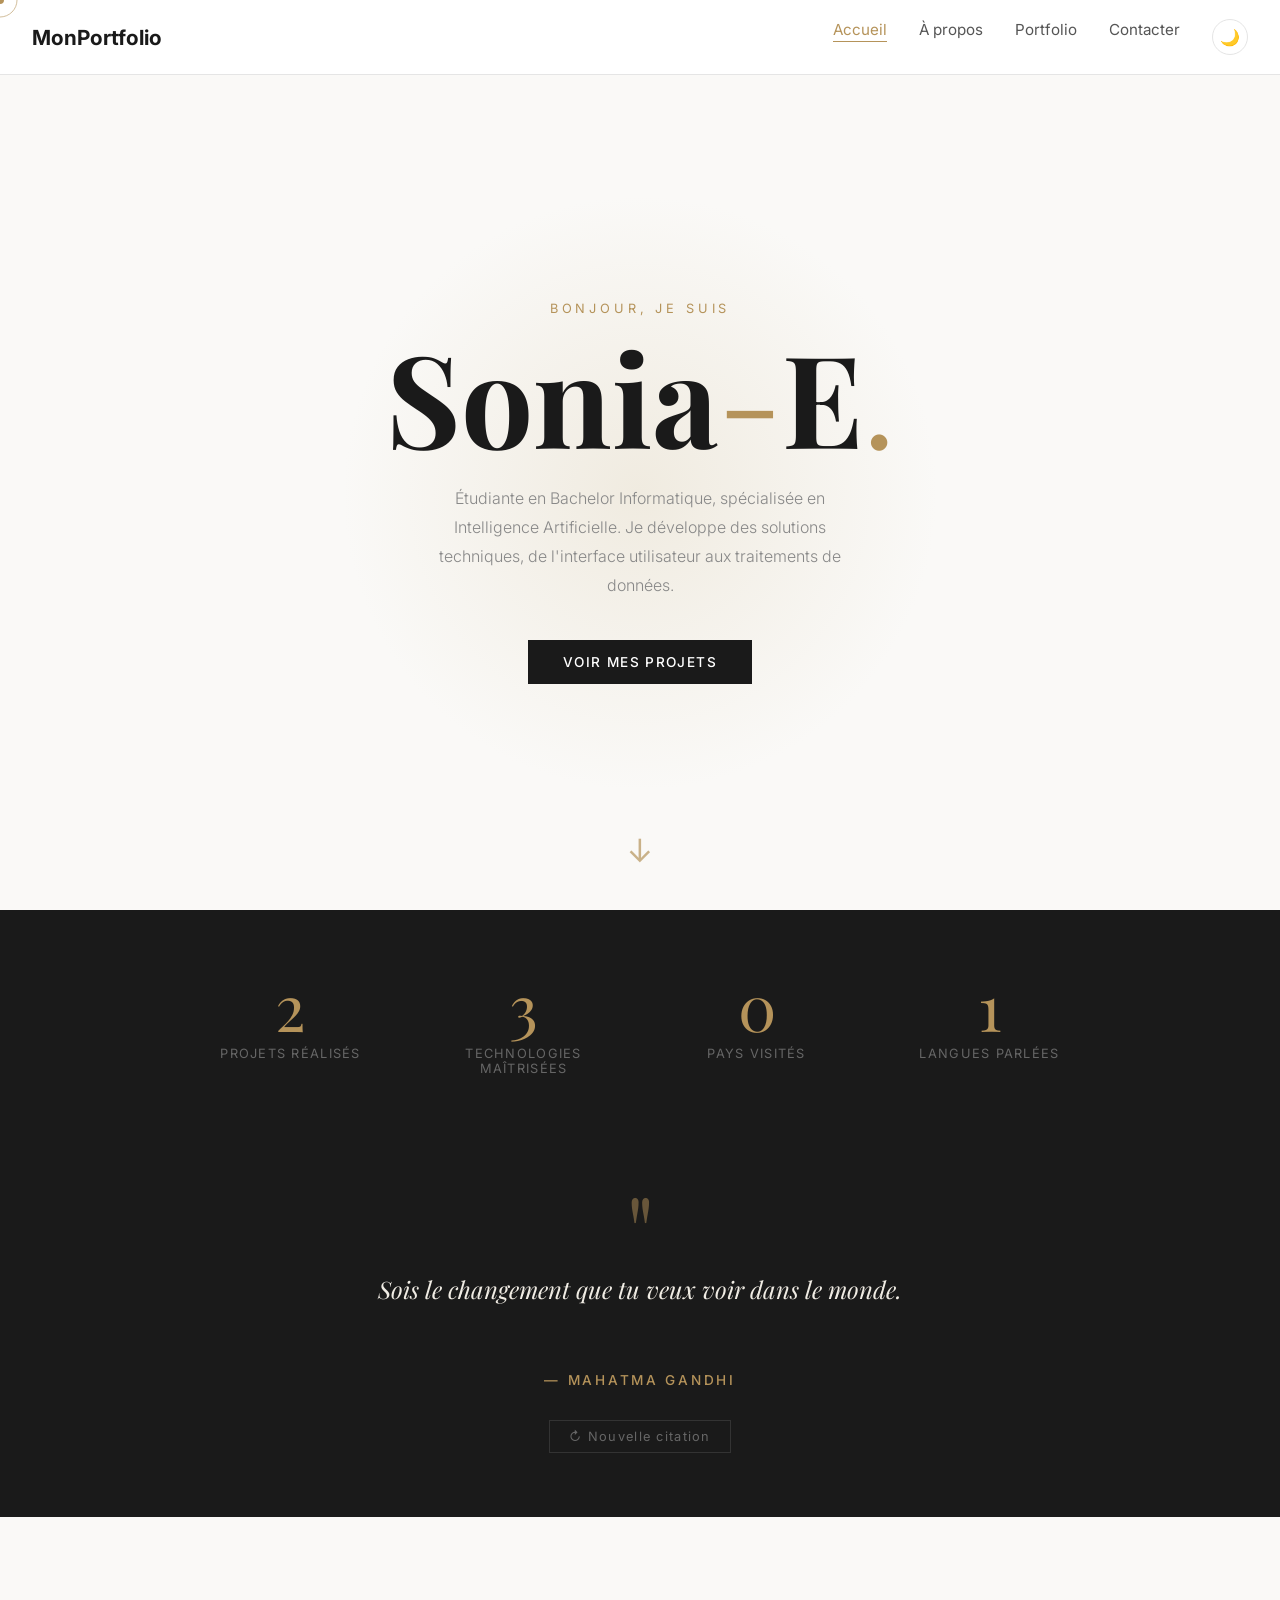
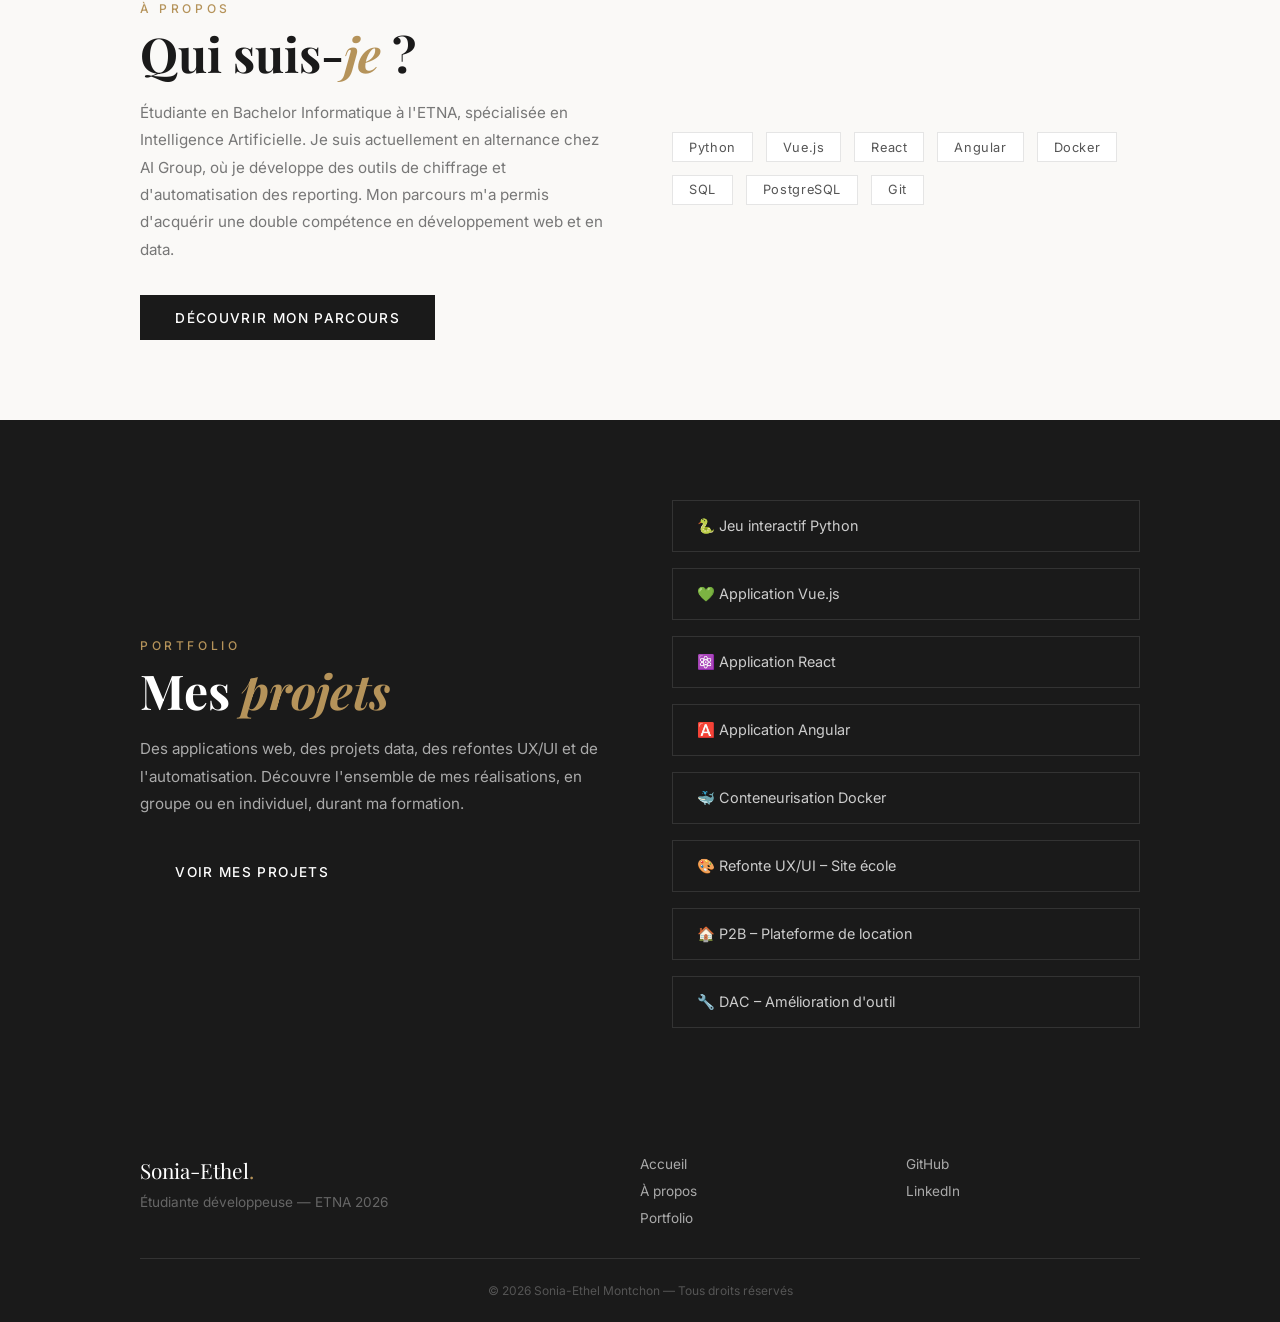
<file: index.html>
<!DOCTYPE html>
<html lang="fr">
<head>
  <meta charset="UTF-8">
  <meta name="viewport" content="width=device-width, initial-scale=1.0">
  <title>Mon Portfolio</title>
  <link rel="icon" type="image/png" href="assets/favicon.png">
  <link rel="stylesheet" href="css/style.css">
  <link rel="preconnect" href="https://fonts.googleapis.com">
  <link href="https://fonts.googleapis.com/css2?family=Playfair+Display:ital,wght@0,700;1,400&family=Inter:wght@300;400;500&display=swap" rel="stylesheet">
</head>
<body>
  <!-- CURSEUR PERSONNALISÉ -->
<div class="cursor-dot" id="cursorDot"></div>
<div class="cursor-outline" id="cursorOutline"></div>
    <header>
  <nav>
    <div class="nav-logo">
      <a href="index.html">MonPortfolio</a>
    </div>
    <ul class="nav-links">
      <li><a href="index.html" class="active">Accueil</a></li>
      <li><a href="about.html">À propos</a></li>
      <li><a href="portfolio.html">Portfolio</a></li>
        <li><a href="portfolio.html#contact" class="nav-contact">Contacter</a></li>
      <button id="theme-toggle" class="theme-btn">🌙</button>
    </ul>
    <button class="burger-btn" id="burgerBtn">
      <span></span>
      <span></span>
      <span></span>
    </button>
  </nav>
</header>
<!-- MENU MOBILE -->
<div class="mobile-menu" id="mobileMenu">
  <a href="index.html" class="active">Accueil</a>
  <a href="about.html">À propos</a>
  <a href="portfolio.html">Portfolio</a>
</div>
<main>
  <section class="hero">
    <div class="hero-content">
      <p class="hero-subtitle">Bonjour, je suis</p>
        <h1 class="hero-title"><span id="morphText">Sonia-Ethel</span><em>.</em></h1>
      <p class="hero-description">
        Étudiante en Bachelor Informatique, spécialisée en Intelligence Artificielle. Je développe des solutions techniques, de l'interface utilisateur aux traitements de données.
      </p>
      <a href="portfolio.html" class="btn">Voir mes projets</a>
    </div>
  </section>
  <div class="scroll-indicator">
  <span class="scroll-arrow">↓</span>
</div>
<!-- COMPTEURS -->
<section class="counters">
  <div class="counters-grid">
    <div class="counter-item">
      <span class="counter-number" data-target="9">0</span>
      <span class="counter-label">Projets réalisés</span>
    </div>
    <div class="counter-item">
      <span class="counter-number" data-target="12">0</span>
      <span class="counter-label">Technologies maîtrisées</span>
    </div>
    <div class="counter-item">
      <span class="counter-number" data-target="3">0</span>
      <span class="counter-label">Pays visités</span>
    </div>
    <div class="counter-item">
      <span class="counter-number" data-target="4">0</span>
      <span class="counter-label">Langues parlées</span>
    </div>
  </div>
</section>

  <!-- CITATION -->
<section class="quote-section reveal">
  <div class="quote-container">
    <div class="quote-mark">"</div>
    <p class="quote-text" id="quoteText">Chargement...</p>
    <p class="quote-author" id="quoteAuthor"></p>
    <button class="quote-refresh" id="quoteRefresh">↻ Nouvelle citation</button>
  </div>
</section>

<!-- APERÇU À PROPOS -->
<section class="preview-section reveal">
  <div class="preview-card reveal">
    <div class="preview-text">
      <span class="section-label">À propos</span>
      <h2 class="preview-title">Qui suis-<em>je</em> ?</h2>
      <p class="preview-desc">
        Étudiante en Bachelor Informatique à l'ETNA, spécialisée en Intelligence Artificielle. 
        Je suis actuellement en alternance chez AI Group, où je développe des outils de chiffrage 
        et d'automatisation des reporting. Mon parcours m'a permis d'acquérir une double compétence 
        en développement web et en data.
      </p>
      <a href="about.html" class="btn">Découvrir mon parcours</a>
    </div>
    <div class="preview-badges">
      <span class="badge">Python</span>
      <span class="badge">Vue.js</span>
      <span class="badge">React</span>
      <span class="badge">Angular</span>
      <span class="badge">Docker</span>
      <span class="badge">SQL</span>
      <span class="badge">PostgreSQL</span>
      <span class="badge">Git</span>
    </div>
  </div>
</section>

<!-- APERÇU PORTFOLIO -->
<section class="preview-section preview-section--dark">
  <div class="preview-card">
    <div class="preview-text">
      <span class="section-label">Portfolio</span>
      <h2 class="preview-title">Mes <em>projets</em></h2>
      <p class="preview-desc">
        Des applications web, des projets data, des refontes UX/UI et de l'automatisation. 
        Découvre l'ensemble de mes réalisations, en groupe ou en individuel, durant ma formation.
      </p>
      <a href="portfolio.html" class="btn">Voir mes projets</a>
    </div>
    <div class="preview-projects">
      <div class="preview-project-item">🐍 Jeu interactif Python</div>
      <div class="preview-project-item">💚 Application Vue.js</div>
      <div class="preview-project-item">⚛️ Application React</div>
      <div class="preview-project-item">🅰️ Application Angular</div>
      <div class="preview-project-item">🐳 Conteneurisation Docker</div>
      <div class="preview-project-item">🎨 Refonte UX/UI – Site école</div>
      <div class="preview-project-item">🏠 P2B – Plateforme de location</div>
      <div class="preview-project-item">🔧 DAC – Amélioration d'outil</div>
    </div>
  </div>
</section>
</main>
<footer class="footer">
  <div class="footer-content">
    <div class="footer-left">
      <span class="footer-logo">Sonia-Ethel<span class="footer-dot">.</span></span>
      <p class="footer-tagline">Étudiante développeuse — ETNA 2026</p>
    </div>
    <div class="footer-links">
      <a href="index.html">Accueil</a>
      <a href="about.html">À propos</a>
      <a href="portfolio.html">Portfolio</a>
    </div>
    <div class="footer-socials">
      <a href="https://github.com/Sonia-Ethel" target="_blank">GitHub</a>
      <a href="https://www.linkedin.com/in/sonia-ethelmontchon" target="_blank">LinkedIn</a>
    </div>
  </div>
  <div class="footer-bottom">
    <p>© 2026 Sonia-Ethel Montchon — Tous droits réservés</p>
  </div>
</footer>
  <button class="scroll-top" id="scrollTop" title="Retour en haut">↑</button>

  <script src="js/main.js"></script>
</body>
</html>
</file>
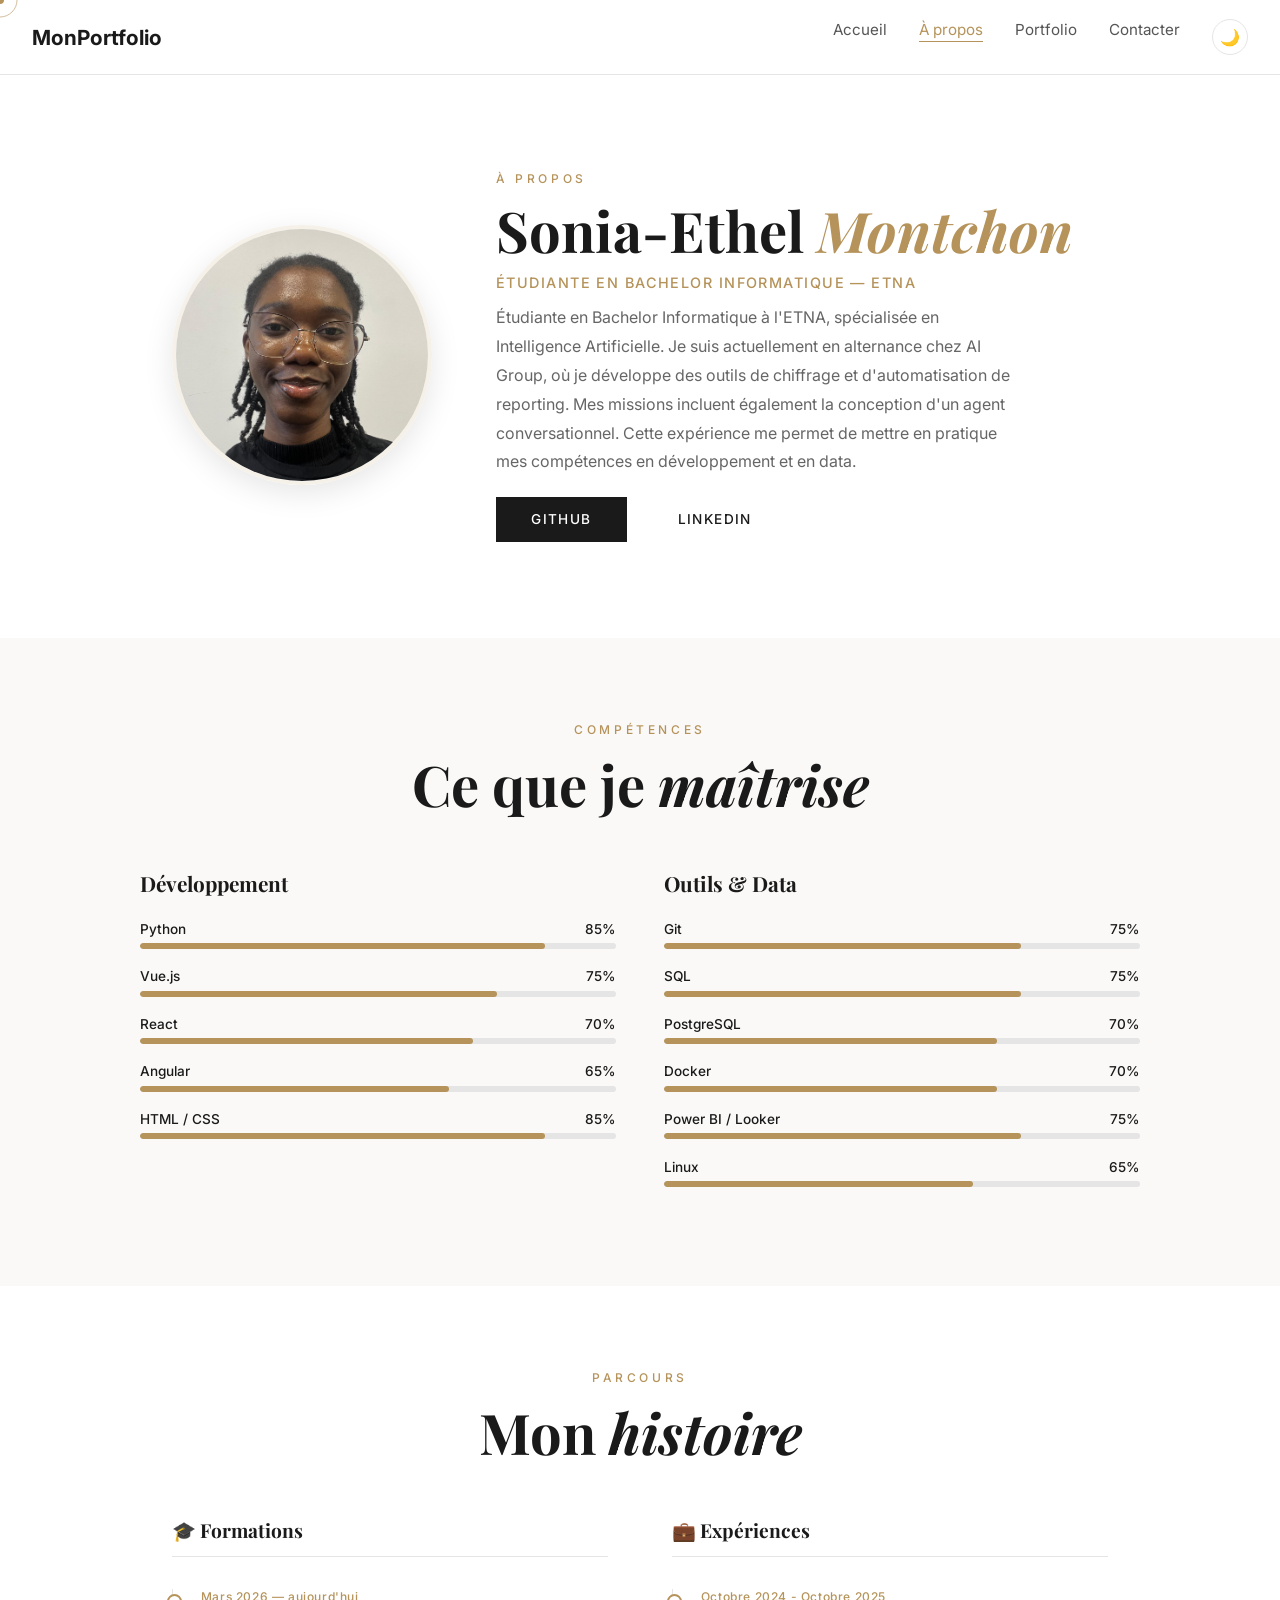
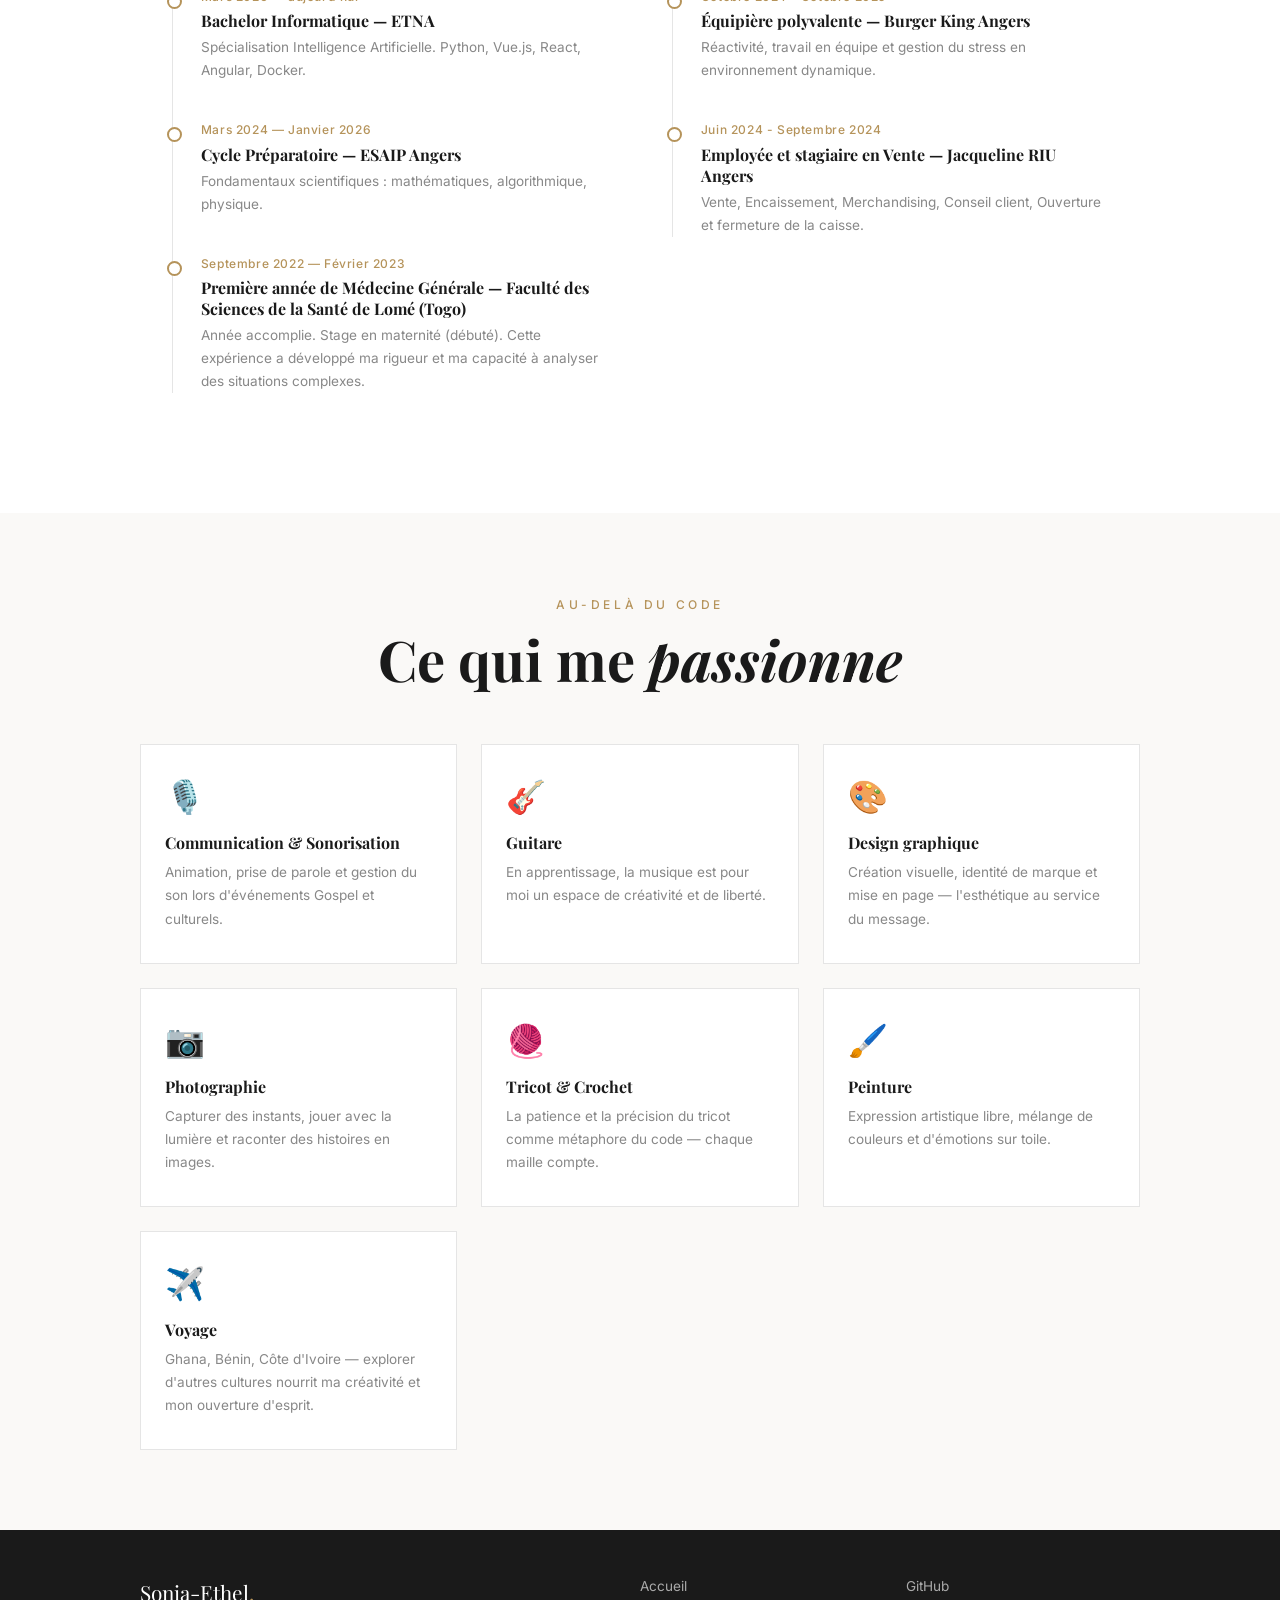
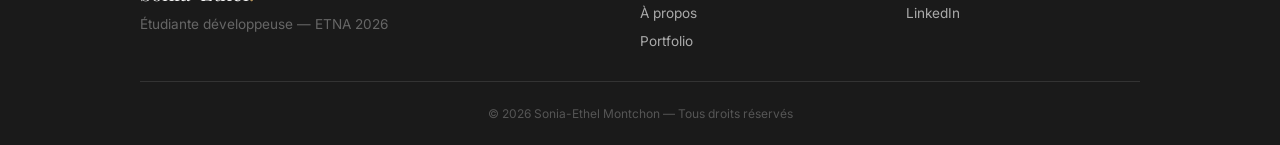
<file: about.html>
<!DOCTYPE html>
<html lang="fr">
<head>
  <meta charset="UTF-8">
  <meta name="viewport" content="width=device-width, initial-scale=1.0">
  <title>About Sonia-Ethel</title>
  <link rel="icon" type="image/png" href="assets/favicon.png">
  <link rel="stylesheet" href="css/style.css">
  <link rel="preconnect" href="https://fonts.googleapis.com">
  <link href="https://fonts.googleapis.com/css2?family=Playfair+Display:ital,wght@0,700;1,400&family=Inter:wght@300;400;500&display=swap" rel="stylesheet">
</head>
<body>
  <div class="cursor-dot" id="cursorDot"></div>
<div class="cursor-outline" id="cursorOutline"></div>
    <header>
  <nav>
    <div class="nav-logo">
      <a href="index.html">MonPortfolio</a>
    </div>
    <ul class="nav-links">
        <li><a href="index.html">Accueil</a></li>
        <li><a href="about.html" class="active">À propos</a></li>
        <li><a href="portfolio.html">Portfolio</a></li>
        <li><a href="portfolio.html#contact" class="nav-contact">Contacter</a></li>
        <button id="theme-toggle" class="theme-btn">🌙</button>
    </ul>
    <button class="burger-btn" id="burgerBtn">
      <span></span>
      <span></span>
      <span></span>
    </button>
  </nav>
</header>
<!-- MENU MOBILE -->
<div class="mobile-menu" id="mobileMenu">
  <a href="index.html">Accueil</a>
  <a href="about.html" class="active">À propos</a>
  <a href="portfolio.html">Portfolio</a>
</div>
<main>

  <!-- BIO -->
  <section class="about-hero">
    <div class="about-img reveal-right">
      <img src="assets/photo.jpg" alt="Sonia-Ethel Montchon" />
    </div>
    <div class="about-text reveal-left">
      <span class="section-label">À propos</span>
      <h1 class="about-title">Sonia-Ethel <em>Montchon</em></h1>
      <p class="about-role">Étudiante en Bachelor Informatique — ETNA</p>
      <p class="about-bio">
        Étudiante en Bachelor Informatique à l'ETNA, spécialisée en Intelligence Artificielle. 
        Je suis actuellement en alternance chez AI Group, où je développe des outils de chiffrage et d'automatisation de reporting. 
        Mes missions incluent également la conception d'un agent conversationnel. 
        Cette expérience me permet de mettre en pratique mes compétences en développement et en data.
      </p>
      <div class="about-links">
        <a href="https://github.com/Sonia-Ethel" target="_blank" class="btn">GitHub</a>
        <a href="https://www.linkedin.com/in/sonia-ethelmontchon" target="_blank" class="btn-outline">LinkedIn</a>
      </div>
  </section>

<!-- COMPÉTENCES -->
<section class="skills">
  <div class="section-header">
    <span class="section-label">Compétences</span>
    <h2 class="section-title">Ce que je <em>maîtrise</em></h2>
  </div>

  <div class="skills-grid">

    <div class="skills-group reveal reveal-delay-1">
      <h3 class="skills-group-title">Développement</h3>

      <div class="skill-item">
        <div class="skill-info">
          <span>Python</span>
          <span>85%</span>
        </div>
        <div class="progress-bar">
          <div class="progress-fill" data-width="85"></div>
        </div>
      </div>

      <div class="skill-item">
        <div class="skill-info">
          <span>Vue.js</span>
          <span>75%</span>
        </div>
        <div class="progress-bar">
          <div class="progress-fill" data-width="75"></div>
        </div>
      </div>

      <div class="skill-item">
        <div class="skill-info">
          <span>React</span>
          <span>70%</span>
        </div>
        <div class="progress-bar">
          <div class="progress-fill" data-width="70"></div>
        </div>
      </div>

      <div class="skill-item">
        <div class="skill-info">
          <span>Angular</span>
          <span>65%</span>
        </div>
        <div class="progress-bar">
          <div class="progress-fill" data-width="65"></div>
        </div>
      </div>

      <div class="skill-item">
        <div class="skill-info">
          <span>HTML / CSS</span>
          <span>85%</span>
        </div>
        <div class="progress-bar">
          <div class="progress-fill" data-width="85"></div>
        </div>
      </div>

    </div>

    <div class="skills-group">
      <h3 class="skills-group-title">Outils & Data</h3>

      <div class="skill-item">
        <div class="skill-info">
          <span>Git</span>
          <span>75%</span>
        </div>
        <div class="progress-bar">
          <div class="progress-fill" data-width="75"></div>
        </div>
      </div>

      <div class="skill-item">
        <div class="skill-info">
          <span>SQL</span>
          <span>75%</span>
        </div>
        <div class="progress-bar">
          <div class="progress-fill" data-width="75"></div>
        </div>
      </div>

      <div class="skill-item">
        <div class="skill-info">
          <span>PostgreSQL</span>
          <span>70%</span>
        </div>
        <div class="progress-bar">
          <div class="progress-fill" data-width="70"></div>
        </div>
      </div>

      <div class="skill-item">
        <div class="skill-info">
          <span>Docker</span>
          <span>70%</span>
        </div>
        <div class="progress-bar">
          <div class="progress-fill" data-width="70"></div>
        </div>
      </div>

      <div class="skill-item">
        <div class="skill-info">
          <span>Power BI / Looker</span>
          <span>75%</span>
        </div>
        <div class="progress-bar">
          <div class="progress-fill" data-width="75"></div>
        </div>
      </div>

      <div class="skill-item">
        <div class="skill-info">
          <span>Linux</span>
          <span>65%</span>
        </div>
        <div class="progress-bar">
          <div class="progress-fill" data-width="65"></div>
        </div>
      </div>

    </div>
  </div>
</section>
<!-- TIMELINE -->
<section class="timeline-section">
  <div class="section-header">
    <span class="section-label">Parcours</span>
    <h2 class="section-title">Mon <em>histoire</em></h2>
  </div>

  <div class="timelines-wrapper">

    <!-- FORMATION -->
    <div class="timeline-col reveal reveal-delay-2">
      <h3 class="timeline-col-title">🎓 Formations</h3>
      <div class="timeline">

        <div class="timeline-item">
          <div class="timeline-date">Mars 2026 — aujourd'hui</div>
          <div class="timeline-content">
            <h4>Bachelor Informatique — ETNA</h4>
            <p>Spécialisation Intelligence Artificielle. Python, Vue.js, React, Angular, Docker.</p>
          </div>
        </div>

        <div class="timeline-item">
          <div class="timeline-date">Mars 2024 — Janvier 2026</div>
          <div class="timeline-content">
            <h4>Cycle Préparatoire — ESAIP Angers</h4>
            <p>Fondamentaux scientifiques : mathématiques, algorithmique, physique.</p>
          </div>
        </div>

        <div class="timeline-item">
          <div class="timeline-date">Septembre 2022 — Février 2023</div>
          <div class="timeline-content">
            <h4>Première année de Médecine Générale — Faculté des Sciences de la Santé de Lomé (Togo)</h4>
            <p>Année accomplie. Stage en maternité (débuté). Cette expérience a développé ma rigueur et ma capacité à analyser des situations complexes.</p>
          </div>
        </div>

      </div>
    </div>

    <!-- EXPÉRIENCE -->
    <div class="timeline-col reveal reveal-delay-2">
      <h3 class="timeline-col-title">💼 Expériences</h3>
      <div class="timeline">

        <div class="timeline-item">
          <div class="timeline-date">Octobre 2024 - Octobre 2025</div>
          <div class="timeline-content">
            <h4>Équipière polyvalente — Burger King Angers</h4>
            <p>Réactivité, travail en équipe et gestion du stress en environnement dynamique.</p>
          </div>
        </div>

        <div class="timeline-item">
          <div class="timeline-date">Juin 2024 - Septembre 2024</div>
          <div class="timeline-content">
            <h4>Employée et stagiaire en Vente — Jacqueline RIU Angers</h4>
            <p>Vente, Encaissement, Merchandising, Conseil client, Ouverture et fermeture de la caisse.</p>
          </div>
        </div>

      </div>
    </div>

  </div>
</section>
<!-- CENTRES D'INTÉRÊT -->
<section class="interests">
  <div class="section-header">
    <span class="section-label">Au-delà du code</span>
    <h2 class="section-title">Ce qui me <em>passionne</em></h2>
  </div>

  <div class="interests-grid">

    <div class="interest-card reveal reveal-delay-1">
      <div class="interest-icon">🎙️</div>
      <h3>Communication & Sonorisation</h3>
      <p>Animation, prise de parole et gestion du son lors d'événements Gospel et culturels.</p>
    </div>

    <div class="interest-card reveal reveal-delay-1">
      <div class="interest-icon">🎸</div>
      <h3>Guitare</h3>
      <p>En apprentissage, la musique est pour moi un espace de créativité et de liberté.</p>
    </div>

    <div class="interest-card reveal reveal-delay-1">
      <div class="interest-icon">🎨</div>
      <h3>Design graphique</h3>
      <p>Création visuelle, identité de marque et mise en page — l'esthétique au service du message.</p>
    </div>

    <div class="interest-card reveal reveal-delay-1">
      <div class="interest-icon">📷</div>
      <h3>Photographie</h3>
      <p>Capturer des instants, jouer avec la lumière et raconter des histoires en images.</p>
    </div>

    <div class="interest-card reveal reveal-delay-1">
      <div class="interest-icon">🧶</div>
      <h3>Tricot & Crochet</h3>
      <p>La patience et la précision du tricot comme métaphore du code — chaque maille compte.</p>
    </div>

    <div class="interest-card reveal reveal-delay-1">
      <div class="interest-icon">🖌️</div>
      <h3>Peinture</h3>
      <p>Expression artistique libre, mélange de couleurs et d'émotions sur toile.</p>
    </div>

    <div class="interest-card reveal reveal-delay-1">
      <div class="interest-icon">✈️</div>
      <h3>Voyage</h3>
      <p>Ghana, Bénin, Côte d'Ivoire — explorer d'autres cultures nourrit ma créativité et mon ouverture d'esprit.</p>
    </div>

  </div>
</section>
</main>
<footer class="footer">
  <div class="footer-content">
    <div class="footer-left">
      <span class="footer-logo">Sonia-Ethel<span class="footer-dot">.</span></span>
      <p class="footer-tagline">Étudiante développeuse — ETNA 2026</p>
    </div>
    <div class="footer-links">
      <a href="index.html">Accueil</a>
      <a href="about.html">À propos</a>
      <a href="portfolio.html">Portfolio</a>
    </div>
    <div class="footer-socials">
      <a href="https://github.com/Sonia-Ethel" target="_blank">GitHub</a>
      <a href="https://www.linkedin.com/in/sonia-ethelmontchon" target="_blank">LinkedIn</a>
    </div>
  </div>
  <div class="footer-bottom">
    <p>© 2026 Sonia-Ethel Montchon — Tous droits réservés</p>
  </div>
</footer>
  <button class="scroll-top" id="scrollTop" title="Retour en haut">↑</button>

  <script src="js/main.js"></script>
</body>
</html>
</file>
<file: css/style.css>
html, body {
  overflow-x: hidden;
  max-width: 100%;
}

/* === RESET & BASE === */
* {
  margin: 0;
  padding: 0;
  box-sizing: border-box;
}

body {
  font-family: 'Segoe UI', sans-serif;
  color: #1a1a1a;
  background-color: #ffffff;
  font-family: 'Inter', sans-serif;
  overflow-x: hidden;

}

a {
  text-decoration: none;
  color: inherit;
}

/* === NAVBAR === */
nav {
  display: flex;
  justify-content: space-between;
  align-items: center;
  padding: 1.2rem 2rem;
  background-color: #ffffff;
  border-bottom: 1px solid #e5e5e5;
  position: sticky;
  top: 0;
  z-index: 100;
}

.nav-logo a {
  font-size: 1.3rem;
  font-weight: 700;
  color: #1a1a1a;
}

.nav-links {
  list-style: none;
  display: flex;
  gap: 2rem;
}

.nav-links a {
  font-size: 0.95rem;
  color: #555;
  transition: color 0.2s;
}

.nav-links a:hover {
  color: #1a1a1a;
}

.nav-links a.active {
  color: #b5935a;
  border-bottom: 1px solid #b5935a;
  padding-bottom: 2px;
}

/* === HERO === */
.hero {
  position: relative;
  min-height: calc(100vh - 65px);
  display: flex;
  align-items: center;
  justify-content: center;
  text-align: center;
  padding: 2rem;
  background-color: #faf9f7;
  position: relative;
  overflow: hidden;
}

/* Cercle décoratif en arrière-plan */
.hero::before {
  content: '';
  position: absolute;
  width: 600px;
  height: 600px;
  border-radius: 50%;
  background: radial-gradient(circle, #f0ebe0 0%, transparent 70%);
  top: 50%;
  left: 50%;
  transform: translate(-50%, -50%);
  z-index: 0;
}
body.dark .hero::before {
  display: none;
}

.hero-content {
  position: relative;
  z-index: 1;
}

.hero-subtitle {
  font-size: 0.8rem;
  color: #b5935a;
  letter-spacing: 0.3em;
  text-transform: uppercase;
  margin-bottom: 1rem;
}

.hero-title {
  font-family: 'Playfair Display', serif;
  font-size: clamp(4rem, 12vw, 8rem);
  font-weight: 700;
  line-height: 1;
  margin-bottom: 0.3rem;
  color: #1a1a1a;
}

.hero-title em {
  font-style: italic;
  font-weight: 400;
  color: #b5935a;
}

.hero-description {
  font-size: 1rem;
  color: #888;
  max-width: 420px;
  margin: 1.5rem auto 2.5rem;
  line-height: 1.8;
  font-weight: 300;
}

.btn {
  display: inline-block;
  padding: 0.9rem 2.2rem;
  background-color: #1a1a1a;
  color: #fff;
  font-size: 0.85rem;
  font-weight: 500;
  letter-spacing: 0.1em;
  text-transform: uppercase;
  transition: all 0.3s;
}

.btn:hover {
  background-color: #b5935a;
  letter-spacing: 0.15em;
}

/* === SECTIONS COMMUNES === */
.section-header {
  text-align: center;
  margin-bottom: 3rem;
}

.section-label {
  font-size: 0.75rem;
  letter-spacing: 0.3em;
  text-transform: uppercase;
  color: #b5935a;
  font-weight: 500;
}

.section-title {
  font-family: 'Playfair Display', serif;
  font-size: clamp(2rem, 5vw, 3.5rem);
  margin-top: 0.5rem;
  color: #1a1a1a;
}

/* === PROJECTS === */
.projects {
  padding: 5rem 2rem;
  max-width: 1100px;
  margin: 0 auto;
}
/* === CARDS === */
.card {
  position: relative;
  border: 1px solid #e5e5e5;
  background-color: #fff;
  transition: transform 0.3s, box-shadow 0.3s;
  overflow: hidden;
}

.card:hover {
  transform: translateY(-6px);
  box-shadow: 0 20px 40px rgba(0,0,0,0.1);
}

.card-img {
  position: relative;
  height: 200px;
  overflow: hidden;
}

.card-img img {
  width: 100%;
  height: 100%;
  object-fit: cover;
  transition: transform 0.5s ease;
}

.card:hover .card-img img {
  transform: scale(1.05);
}

/* Overlay au hover */
.card-overlay {
  position: absolute;
  inset: 0;
  background: rgba(0,0,0,0.7);
  display: flex;
  align-items: center;
  justify-content: center;
  opacity: 0;
  transition: opacity 0.3s ease;
}

.card:hover .card-overlay {
  opacity: 1;
}

.btn-card-overlay {
  color: #fff;
  border: 1px solid #fff;
  padding: 0.6rem 1.4rem;
  font-size: 0.8rem;
  letter-spacing: 0.1em;
  transition: all 0.2s;
}

.btn-card-overlay:hover {
  background-color: #b5935a;
  border-color: #b5935a;
}

/* Badge technologie */
.card-badge {
  display: inline-block;
  margin: 1rem 1.5rem 0;
  padding: 0.25rem 0.8rem;
  background-color: color-mix(in srgb, var(--badge-color) 15%, transparent);
  color: var(--badge-color);
  font-size: 0.7rem;
  font-weight: 600;
  letter-spacing: 0.1em;
  text-transform: uppercase;
  border-radius: 2px;
}

.card-body {
  padding: 0.8rem 1.5rem 1.5rem;
}

.card-title {
  font-family: 'Playfair Display', serif;
  font-size: 1.2rem;
  margin-bottom: 0.5rem;
  color: #1a1a1a;
}

.card-desc {
  font-size: 0.88rem;
  color: #777;
  line-height: 1.7;
}

/* Ligne colorée en bas */
.card-line {
  height: 3px;
  width: 0%;
  background-color: var(--line-color);
  transition: width 0.4s ease;
}

.card:hover .card-line {
  width: 100%;
}

/* Dark mode */
body.dark .card {
  border-color: #333;
  background-color: #1a1a1a;
}

body.dark .card-title {
  color: #f0ece4;
}

/* === CONTACT === */
.contact {
  padding: 5rem 2rem;
  max-width: 600px;
  margin: 0 auto;
}

.section-desc {
  color: #888;
  font-size: 1rem;
  margin-top: 0.5rem;
}

.contact-form {
  display: flex;
  flex-direction: column;
  gap: 1.5rem;
  margin-top: 3rem;
}

.form-group {
  display: flex;
  flex-direction: column;
  gap: 0.4rem;
}

.form-group label {
  font-size: 0.85rem;
  font-weight: 500;
  letter-spacing: 0.05em;
  color: #1a1a1a;
}

.form-group input,
.form-group textarea {
  border: 1px solid #e5e5e5;
  padding: 0.8rem 1rem;
  font-family: 'Inter', sans-serif;
  font-size: 0.95rem;
  color: #1a1a1a;
  background-color: #fff;
  outline: none;
  transition: border-color 0.2s;
}

.form-group input:focus,
.form-group textarea:focus {
  border-color: #b5935a;
}

.form-group input.invalid,
.form-group textarea.invalid {
  border-color: #e05c5c;
}

.error-msg {
  font-size: 0.78rem;
  color: #e05c5c;
  display: none;
}

.error-msg.visible {
  display: block;
}

.success-msg {
  display: none;
  text-align: center;
  padding: 1rem;
  background-color: #f0faf0;
  border: 1px solid #b5d8b5;
  color: #3a7a3a;
  font-size: 0.95rem;
}

.success-msg.visible {
  display: block;
}

/* === ABOUT HERO === */
.about-hero {
  display: flex;
  align-items: center;
  gap: 4rem;
  padding: 6rem 2rem;
  max-width: 1000px;
  margin: 0 auto;
}

.about-img img {
  width: 260px;
  height: 260px;
  object-fit: cover;
  border-radius: 50%;
  border: 4px solid #f5f0e8;
  box-shadow: 0 8px 30px rgba(0,0,0,0.1);
  flex-shrink: 0;
}

.about-text {
  display: flex;
  flex-direction: column;
  gap: 0.8rem;
}

.about-title {
  font-family: 'Playfair Display', serif;
  font-size: clamp(2rem, 5vw, 3.5rem);
  line-height: 1.1;
  color: #1a1a1a;
}

.about-title em {
  font-style: italic;
  color: #b5935a;
}

.about-role {
  font-size: 0.9rem;
  color: #b5935a;
  letter-spacing: 0.1em;
  text-transform: uppercase;
  font-weight: 500;
}

.about-bio {
  font-size: 1rem;
  color: #666;
  line-height: 1.8;
  max-width: 520px;
}

/* Responsive */
/* Responsive */
@media (max-width: 768px) {
  .about-hero {
    flex-direction: column;
    text-align: center;
    gap: 2rem;
    padding: 4rem 1.5rem;
  }

  section {
    overflow-x: hidden;
  }

  .timeline::before {
    display: none;
  }

  .about-bio {
    margin: 0 auto;
  }

  .about-text div {
    display: flex;
    gap: 1rem;
    justify-content: center;
    flex-wrap: wrap;
    margin-top: 0.5rem;
  }
}

/* === SKILLS === */
.skills {
  padding: 5rem 2rem;
  background-color: #faf9f7;
}

.skills-grid {
  display: grid;
  grid-template-columns: repeat(auto-fill, minmax(400px, 1fr));
  gap: 3rem;
  max-width: 1000px;
  margin: 0 auto;
}

.skills-group-title {
  font-family: 'Playfair Display', serif;
  font-size: 1.3rem;
  margin-bottom: 1.5rem;
  color: #1a1a1a;
}

.skill-item {
  margin-bottom: 1.2rem;
}

.skill-info {
  display: flex;
  justify-content: space-between;
  font-size: 0.85rem;
  font-weight: 500;
  margin-bottom: 0.4rem;
  color: #1a1a1a;
}

.progress-bar {
  height: 6px;
  background-color: #e5e5e5;
  border-radius: 3px;
  overflow: hidden;
}

.progress-fill {
  height: 100%;
  width: 0%;
  background-color: #b5935a;
  border-radius: 3px;
  transition: width 1s ease;
}

@media (max-width: 768px) {
  .skills-grid {
    grid-template-columns: 1fr;
  }
}
/* === TIMELINE === */
.timeline-section {
  padding: 5rem 2rem;
  max-width: 1000px;
  margin: 0 auto;
}

.timelines-wrapper {
  display: grid;
  grid-template-columns: 1fr 1fr;
  gap: 4rem;
  margin-top: 3rem;
}

.timeline-col-title {
  font-family: 'Playfair Display', serif;
  font-size: 1.2rem;
  color: #1a1a1a;
  margin-bottom: 2rem;
  padding-bottom: 0.8rem;
  border-bottom: 1px solid #e5e5e5;
}

.timeline {
  position: relative;
}

.timeline::before {
  content: '';
  position: absolute;
  left: 0;
  top: 0;
  bottom: 0;
  width: 1px;
  background-color: #e5e5e5;
}

.timeline-item {
  position: relative;
  padding-left: 1.8rem;
  margin-bottom: 2.5rem;
}

.timeline-item::before {
  content: '';
  position: absolute;
  left: -5px;
  top: 5px;
  width: 11px;
  height: 11px;
  border-radius: 50%;
  background-color: #fff;
  border: 2px solid #b5935a;
}

.timeline-date {
  font-size: 0.75rem;
  color: #b5935a;
  font-weight: 500;
  letter-spacing: 0.05em;
  margin-bottom: 0.4rem;
}

.timeline-content h4 {
  font-family: 'Playfair Display', serif;
  font-size: 1rem;
  color: #1a1a1a;
  margin-bottom: 0.3rem;
}

.timeline-content p {
  font-size: 0.85rem;
  color: #888;
  line-height: 1.7;
}

@media (max-width: 768px) {
  .timelines-wrapper {
    grid-template-columns: 1fr;
    gap: 3rem;
  }
}

/* === PREVIEW SECTIONS === */
.preview-section {
  padding: 5rem 2rem;
  background-color: #faf9f7;
}

.preview-section--dark {
  background-color: #1a1a1a;
}

.preview-section--dark .section-label {
  color: #b5935a;
}

.preview-section--dark .preview-title {
  color: #fff;
}

.preview-section--dark .preview-desc {
  color: #aaa;
}

.preview-card {
  max-width: 1000px;
  margin: 0 auto;
  display: grid;
  grid-template-columns: 1fr 1fr;
  gap: 4rem;
  align-items: center;
}

.preview-title {
  font-family: 'Playfair Display', serif;
  font-size: clamp(2rem, 4vw, 3rem);
  margin: 0.5rem 0 1rem;
  color: #1a1a1a;
  line-height: 1.2;
}

.preview-title em {
  font-style: italic;
  color: #b5935a;
}

.preview-desc {
  font-size: 0.95rem;
  color: #777;
  line-height: 1.8;
  margin-bottom: 2rem;
}

/* Badges */
.preview-badges {
  display: flex;
  flex-wrap: wrap;
  gap: 0.8rem;
}

.badge {
  padding: 0.4rem 1rem;
  border: 1px solid #e5e5e5;
  font-size: 0.8rem;
  color: #555;
  background-color: #fff;
  letter-spacing: 0.05em;
}

/* Preview projects list */
.preview-projects {
  display: flex;
  flex-direction: column;
  gap: 1rem;
}

.preview-project-item {
  padding: 1rem 1.5rem;
  border: 1px solid #333;
  color: #ccc;
  font-size: 0.9rem;
  transition: all 0.2s;
  cursor: default;
}

.preview-project-item:hover {
  border-color: #b5935a;
  color: #fff;
}

@media (max-width: 768px) {
  .preview-card {
    grid-template-columns: 1fr;
    gap: 2rem;
  }
}

/* === FOOTER === */
.footer {
  background-color: #1a1a1a;
  color: #aaa;
  padding: 3rem 2rem 1.5rem;
}

.footer-content {
  max-width: 1000px;
  margin: 0 auto;
  display: grid;
  grid-template-columns: 2fr 1fr 1fr;
  gap: 2rem;
  padding-bottom: 2rem;
  border-bottom: 1px solid #333;
}

.footer-logo {
  font-family: 'Playfair Display', serif;
  font-size: 1.3rem;
  color: #fff;
  display: block;
  margin-bottom: 0.5rem;
}

.footer-dot {
  color: #b5935a;
}

.footer-tagline {
  font-size: 0.85rem;
  color: #666;
  line-height: 1.6;
}

.footer-links,
.footer-socials {
  display: flex;
  flex-direction: column;
  gap: 0.7rem;
}

.footer-links a,
.footer-socials a {
  font-size: 0.85rem;
  color: #aaa;
  transition: color 0.2s;
}

.footer-links a:hover,
.footer-socials a:hover {
  color: #b5935a;
}

.footer-bottom {
  max-width: 1000px;
  margin: 1.5rem auto 0;
  text-align: center;
  font-size: 0.75rem;
  color: #555;
}

@media (max-width: 768px) {
  .footer-content {
    grid-template-columns: 1fr;
    gap: 1.5rem;
  }
}

/* === INTERESTS === */
.interests {
  padding: 5rem 2rem;
  background-color: #faf9f7;
}

.interests-grid {
  display: grid;
  grid-template-columns: repeat(auto-fill, minmax(260px, 1fr));
  gap: 1.5rem;
  max-width: 1000px;
  margin: 3rem auto 0;
}

.interest-card {
  padding: 2rem 1.5rem;
  border: 1px solid #e5e5e5;
  background-color: #fff;
  transition: transform 0.3s, box-shadow 0.3s;
}

.interest-card:hover {
  transform: translateY(-4px);
  box-shadow: 0 12px 30px rgba(0,0,0,0.06);
  border-color: #b5935a;
}

.interest-icon {
  font-size: 2rem;
  margin-bottom: 1rem;
}

.interest-card h3 {
  font-family: 'Playfair Display', serif;
  font-size: 1rem;
  color: #1a1a1a;
  margin-bottom: 0.5rem;
}

.interest-card p {
  font-size: 0.85rem;
  color: #888;
  line-height: 1.7;
}

/* === RESPONSIVE === */
@media (max-width: 768px) {

  /* Navbar */
  .nav-links {
    gap: 1rem;
  }

  /* Hero */
  .hero-title {
    font-size: 3.5rem;
  }

  /* Cards portfolio */
  .cards-grid {
    grid-template-columns: 1fr;
  }

  /* Carousel */
  .carousel-slide {
    padding: 2rem 1rem;
  }

  /* Contact form */
  .contact {
    padding: 3rem 1.5rem;
  }

  /* Preview sections */
  .preview-card {
    grid-template-columns: 1fr;
    gap: 2rem;
  }

  /* About hero */
  .about-hero {
    flex-direction: column;
    text-align: center;
    padding: 4rem 1.5rem;
  }

  .about-img img {
    width: 200px;
    height: 200px;
  }

  /* Skills */
  .skills-grid {
    grid-template-columns: 1fr;
  }

  /* Timeline */
  .timelines-wrapper {
    grid-template-columns: 1fr;
  }

  /* Interests */
  .interests-grid {
    grid-template-columns: 1fr;
  }

  /* Footer */
  .footer-content {
    grid-template-columns: 1fr;
  }
}

@media (max-width: 480px) {

  /* Navbar — cacher les liens sur très petit écran */
  .nav-links {
    display: none;
  }

  .hero-title {
    font-size: 2.8rem;
  }

  .section-title {
    font-size: 1.8rem;
  }

  .btn {
    width: 100%;
    text-align: center;
  }
}

/* === THEME TOGGLE === */
.theme-btn {
  background: none;
  border: 1px solid #e5e5e5;
  width: 36px;
  height: 36px;
  border-radius: 50%;
  cursor: pointer;
  font-size: 1rem;
  transition: all 0.2s;
  display: flex;
  align-items: center;
  justify-content: center;
}

.theme-btn:hover {
  border-color: #b5935a;
}

/* === DARK MODE === */
body.dark {
  background-color: #1a1a1a;
  color: #f0ece4;
}

body.dark nav {
  background-color: #1a1a1a;
  border-bottom-color: #333;
}

body.dark .nav-logo a,
body.dark .nav-links a {
  color: #f0ece4;
}

body.dark .nav-links a:hover {
  color: #fff;
}

body.dark .nav-links a.active {
  color: #b5935a;
  border-bottom-color: #b5935a;
}

body.dark .hero {
  background-color: #111;
}

body.dark .hero-title {
  color: #f0ece4;
}

body.dark .preview-section {
  background-color: #111;
}

body.dark .preview-section--dark {
  background-color: #0a0a0a;
}

body.dark .preview-title {
  color: #f0ece4;
}

body.dark .badge {
  background-color: #2a2a2a;
  border-color: #333;
  color: #aaa;
}

body.dark .about-hero {
  background-color: #1a1a1a;
}

body.dark .about-title {
  color: #f0ece4;
}

body.dark .about-bio,
body.dark .about-role {
  color: #aaa;
}

body.dark .skills {
  background-color: #111;
}

body.dark .skills-group-title {
  color: #f0ece4;
}

body.dark .skill-info {
  color: #f0ece4;
}

body.dark .progress-bar {
  background-color: #333;
}

body.dark .timeline-section {
  background-color: #1a1a1a;
}

body.dark .timeline-col-title {
  color: #f0ece4;
  border-bottom-color: #333;
}

body.dark .timeline::before {
  background-color: #333;
}

body.dark .timeline-content h4 {
  color: #f0ece4;
}

body.dark .interests {
  background-color: #111;
}

body.dark .interest-card {
  background-color: #1a1a1a;
  border-color: #333;
}

body.dark .interest-card h3 {
  color: #f0ece4;
}

body.dark .card {
  border-color: #333;
  background-color: #1a1a1a;
}

body.dark .card-img {
  background-color: #2a2a2a;
}

body.dark .card-title {
  color: #f0ece4;
}

body.dark .btn-card {
  border-color: #f0ece4;
  color: #f0ece4;
}

body.dark .btn-card:hover {
  background-color: #f0ece4;
  color: #1a1a1a;
}

body.dark .carousel-section {
  background-color: #111;
}

body.dark .carousel-slide h3 {
  color: #f0ece4;
}

body.dark .carousel-btn {
  border-color: #f0ece4;
  color: #f0ece4;
}

body.dark .form-group label {
  color: #f0ece4;
}

body.dark .form-group input,
body.dark .form-group textarea {
  background-color: #2a2a2a;
  border-color: #333;
  color: #f0ece4;
}

body.dark .section-title {
  color: #f0ece4;
}

body.dark .footer {
  background-color: #0a0a0a;
}

/* === QUOTE === */
.quote-section {
  padding: 4rem 2rem;
  background-color: #1a1a1a;
}

.quote-container {
  max-width: 700px;
  margin: 0 auto;
  text-align: center;
  position: relative;
}

.quote-mark {
  font-family: 'Playfair Display', serif;
  font-size: 6rem;
  color: #b5935a;
  line-height: 0.5;
  margin-bottom: 1rem;
  opacity: 0.5;
}

.quote-text {
  font-family: 'Playfair Display', serif;
  font-size: clamp(1.1rem, 2.5vw, 1.5rem);
  color: #f0ece4;
  line-height: 1.8;
  font-style: italic;
  margin-bottom: 1.5rem;
  min-height: 80px;
  transition: opacity 0.4s ease;
}

.quote-author {
  font-size: 0.85rem;
  color: #b5935a;
  letter-spacing: 0.2em;
  text-transform: uppercase;
  font-weight: 500;
  margin-bottom: 2rem;
}

.quote-refresh {
  background: none;
  border: 1px solid #333;
  color: #666;
  padding: 0.5rem 1.2rem;
  font-size: 0.8rem;
  font-family: 'Inter', sans-serif;
  cursor: pointer;
  letter-spacing: 0.1em;
  transition: all 0.2s;
}

.quote-refresh:hover {
  border-color: #b5935a;
  color: #b5935a;
}

/* === ANIMATIONS AU SCROLL === */
.reveal {
  opacity: 0;
  transform: translateY(30px);
  transition: opacity 0.7s ease, transform 0.7s ease;
}

.reveal.visible {
  opacity: 1;
  transform: translateY(0);
}

.reveal-left {
  opacity: 0;
  transform: translateX(-40px);
  transition: opacity 0.7s ease, transform 0.7s ease;
}

.reveal-left.visible {
  opacity: 1;
  transform: translateX(0);
}

.reveal-right {
  opacity: 0;
  transform: translateX(40px);
  transition: opacity 0.7s ease, transform 0.7s ease;
}

.reveal-right.visible {
  opacity: 1;
  transform: translateX(0);
}

/* Délais pour les éléments en cascade */
.reveal-delay-1 { transition-delay: 0.1s; }
.reveal-delay-2 { transition-delay: 0.2s; }
.reveal-delay-3 { transition-delay: 0.3s; }
.reveal-delay-4 { transition-delay: 0.4s; }

/* === CAROUSEL === */
.carousel-section {
  padding: 5rem 2rem;
  background-color: #faf9f7;
}

.carousel {
  max-width: 700px;
  margin: 0 auto;
  overflow: hidden;
}

.carousel-track {
  display: flex;
  transition: transform 0.4s ease;
}

.carousel-slide {
  min-width: 100%;
  text-align: center;
  padding: 3rem 2rem;
}

.slide-emoji {
  font-size: 4rem;
  margin-bottom: 1.2rem;
}

.carousel-slide h3 {
  font-family: 'Playfair Display', serif;
  font-size: 1.8rem;
  margin-bottom: 0.7rem;
  color: #1a1a1a;
}

.carousel-slide p {
  color: #888;
  font-size: 1rem;
}

.carousel-controls {
  display: flex;
  justify-content: center;
  align-items: center;
  gap: 1.5rem;
  margin-top: 2rem;
}

.carousel-btn {
  background: none;
  border: 1px solid #1a1a1a;
  width: 40px;
  height: 40px;
  font-size: 1rem;
  cursor: pointer;
  transition: all 0.2s;
}

.carousel-btn:hover {
  background-color: #1a1a1a;
  color: #fff;
}

.carousel-dots {
  display: flex;
  gap: 0.5rem;
}

.dot {
  width: 8px;
  height: 8px;
  border-radius: 50%;
  background-color: #ddd;
  cursor: pointer;
  transition: background-color 0.2s;
}

.dot.active {
  background-color: #b5935a;
}

/* Dark mode carrousel */
body.dark .carousel-section {
  background-color: #111;
}

body.dark .carousel-slide h3 {
  color: #f0ece4;
}

body.dark .carousel-btn {
  border-color: #f0ece4;
  color: #f0ece4;
}

/* === MENU BURGER === */
.burger-btn {
  display: none;
  flex-direction: column;
  gap: 5px;
  background: none;
  border: none;
  cursor: pointer;
  padding: 4px;
}

.burger-btn span {
  display: block;
  width: 24px;
  height: 2px;
  background-color: #1a1a1a;
  transition: all 0.3s ease;
}

body.dark .burger-btn span {
  background-color: #f0ece4;
}

/* Croix quand ouvert */
.burger-btn.open span:nth-child(1) {
  transform: translateY(7px) rotate(45deg);
}

.burger-btn.open span:nth-child(2) {
  opacity: 0;
}

.burger-btn.open span:nth-child(3) {
  transform: translateY(-7px) rotate(-45deg);
}

/* Menu mobile */
.mobile-menu {
  display: none;
  flex-direction: column;
  align-items: center;
  gap: 1.5rem;
  padding: 2rem;
  background-color: #fff;
  border-top: 1px solid #e5e5e5;
  position: fixed;
  top: 65px;
  left: 0;
  right: 0;
  z-index: 99;
  box-shadow: 0 8px 20px rgba(0,0,0,0.08);
}

body.dark .mobile-menu {
  background-color: #1a1a1a;
  border-top-color: #333;
}

.mobile-menu.open {
  display: flex;
}

.mobile-menu a {
  font-size: 1.1rem;
  font-weight: 500;
  color: #1a1a1a;
  transition: color 0.2s;
}

body.dark .mobile-menu a {
  color: #f0ece4;
}

.mobile-menu a:hover,
.mobile-menu a.active {
  color: #b5935a;
}

@media (max-width: 480px) {
  .burger-btn {
    display: flex;
  }

  .nav-links {
    display: none;
  }
}

.hero-title em {
  color: #b5935a;
  font-style: normal;
}

/* === COMPTEURS === */
.counters {
  padding: 4rem 2rem;
  background-color: #1a1a1a;
}

.counters-grid {
  display: grid;
  grid-template-columns: repeat(4, 1fr);
  gap: 2rem;
  max-width: 900px;
  margin: 0 auto;
  text-align: center;
}

.counter-item {
  display: flex;
  flex-direction: column;
  gap: 0.5rem;
}

.counter-number {
  font-family: 'Playfair Display', serif;
  font-size: clamp(2.5rem, 5vw, 4rem);
  color: #b5935a;
  line-height: 1;
}

.counter-label {
  font-size: 0.8rem;
  color: #666;
  letter-spacing: 0.1em;
  text-transform: uppercase;
}

@media (max-width: 600px) {
  .counters-grid {
    grid-template-columns: repeat(2, 1fr);
    gap: 2rem;
  }
}

/* === CURSEUR PERSONNALISÉ === */
* {
  cursor: none;
}

.cursor-dot {
  width: 8px;
  height: 8px;
  background-color: #b5935a;
  border-radius: 50%;
  position: fixed;
  top: 0;
  left: 0;
  pointer-events: none;
  z-index: 9999;
  transform: translate(-50%, -50%);
  transition: transform 0.1s ease;
}

.cursor-outline {
  width: 35px;
  height: 35px;
  border: 1.5px solid #b5935a;
  border-radius: 50%;
  position: fixed;
  top: 0;
  left: 0;
  pointer-events: none;
  z-index: 9998;
  transform: translate(-50%, -50%);
  transition: all 0.12s ease;
  opacity: 0.6;
}

/* Effet hover sur les liens et boutons */
a:hover ~ .cursor-outline,
button:hover ~ .cursor-outline {
  transform: translate(-50%, -50%) scale(1.5);
  background-color: rgba(181, 147, 90, 0.1);
}

.cursor-grow {
  transform: translate(-50%, -50%) scale(2) !important;
  background-color: rgba(181, 147, 90, 0.1) !important;
}

/* === PROJECTS CAROUSEL === */
.projects-carousel {
  padding: 5rem 2rem;
  max-width: 700px;
  margin: 0 auto;
}

.projects-carousel .carousel-slide {
  padding: 1rem;
}

.projects-carousel .card {
  max-width: 500px;
  margin: 0 auto;
}

.scroll-indicator {
  position: absolute;
  bottom: 30px;
  left: 50%;
  transform: translateX(-50%);
  animation: bounce 2s infinite;
}

.scroll-arrow {
  font-size: 2rem;
  color: #b5935a;
  opacity: 0.7;
}

@keyframes bounce {
  0%, 100% {
    transform: translateY(0);
  }
  50% {
    transform: translateY(10px);
  }
}

/* === SCROLL TO TOP === */
.scroll-top {
  position: fixed;
  bottom: 2rem;
  right: 2rem;
  width: 45px;
  height: 45px;
  background-color: #1a1a1a;
  color: #fff;
  border: none;
  font-size: 1.2rem;
  cursor: pointer;
  z-index: 999;
  opacity: 0;
  visibility: hidden;
  transition: all 0.3s ease;
}

.scroll-top.visible {
  opacity: 1;
  visibility: visible;
}

.scroll-top:hover {
  background-color: #b5935a;
}

body.dark .scroll-top {
  background-color: #f0ece4;
  color: #1a1a1a;
}

body.dark .scroll-top:hover {
  background-color: #b5935a;
  color: #fff;
}

/* === ABOUT LINKS === */
.about-links {
  display: flex;
  gap: 1rem;
  flex-wrap: wrap;
  margin-top: 0.5rem;
}

.btn-outline {
  display: inline-block;
  padding: 0.9rem 2.2rem;
  color: #1a1a1a;
  font-size: 0.85rem;
  font-weight: 500;
  letter-spacing: 0.1em;
  text-transform: uppercase;
  transition: all 0.3s;
}

.btn-outline:hover {
  background-color: #1a1a1a;
  color: #fff;
}

body.dark .btn-outline {
  border-color: #f0ece4;
  color: #f0ece4;
}

body.dark .btn-outline:hover {
  background-color: #f0ece4;
  color: #1a1a1a;
}
</file>
